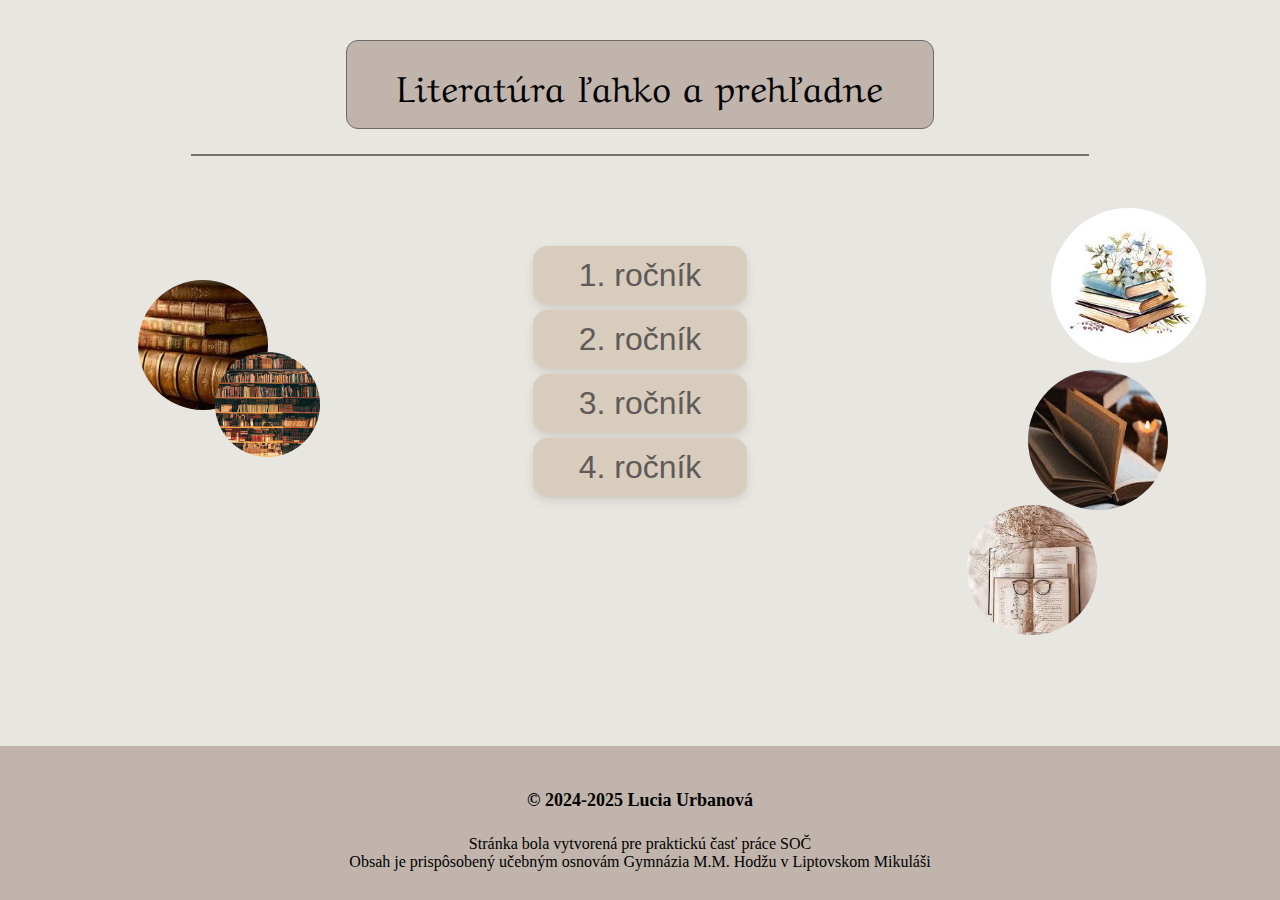
<file: index.html>
<!DOCTYPE html>
<html lang="sk">
<head>
    <meta charset="UTF-8">
    <meta name="viewport" content="width=device-width, initial-scale=1.0">
    <title>Literatúra pre každého - SŠ</title>
    <link rel="stylesheet" href="./styles.css">
    <link rel="icon" href="./obrazky/kniha-ikonka.png">
</head>
<body>
    <div class="ram">
        <p class="nadpis">Literatúra ľahko a prehľadne</p>
    </div>
    <hr>
    <div class="obrazky">
        <div class="prvy"></div>
        <div class="druhy"></div>
        <div class="treti"></div>
        <div class="stvrty"></div>
        <div class="piaty"></div>
    </div>
    <div class="rocniky">
        <button class="tlacidlo"><a href="./rocniky/1-rocnik/index.html">1. ročník</a></button>
        <button class="tlacidlo"><a href="./rocniky/2-rocnik/index.html">2. ročník</a></button>
        <button class="tlacidlo"><a href="./rocniky/3-rocnik/index.html">3. ročník</a></button>
        <button class="tlacidlo"><a href="./rocniky/4-rocnik/index.html">4. ročník</a></button>
    </div>
    <div class="pata">
        <h4>© 2024-2025 Lucia Urbanová</h4>
        <p>Stránka bola vytvorená pre praktickú časť práce SOČ<br>Obsah je prispôsobený učebným osnovám Gymnázia M.M. Hodžu v Liptovskom Mikuláši</p>
    </div>
</body>
</html>
</file>
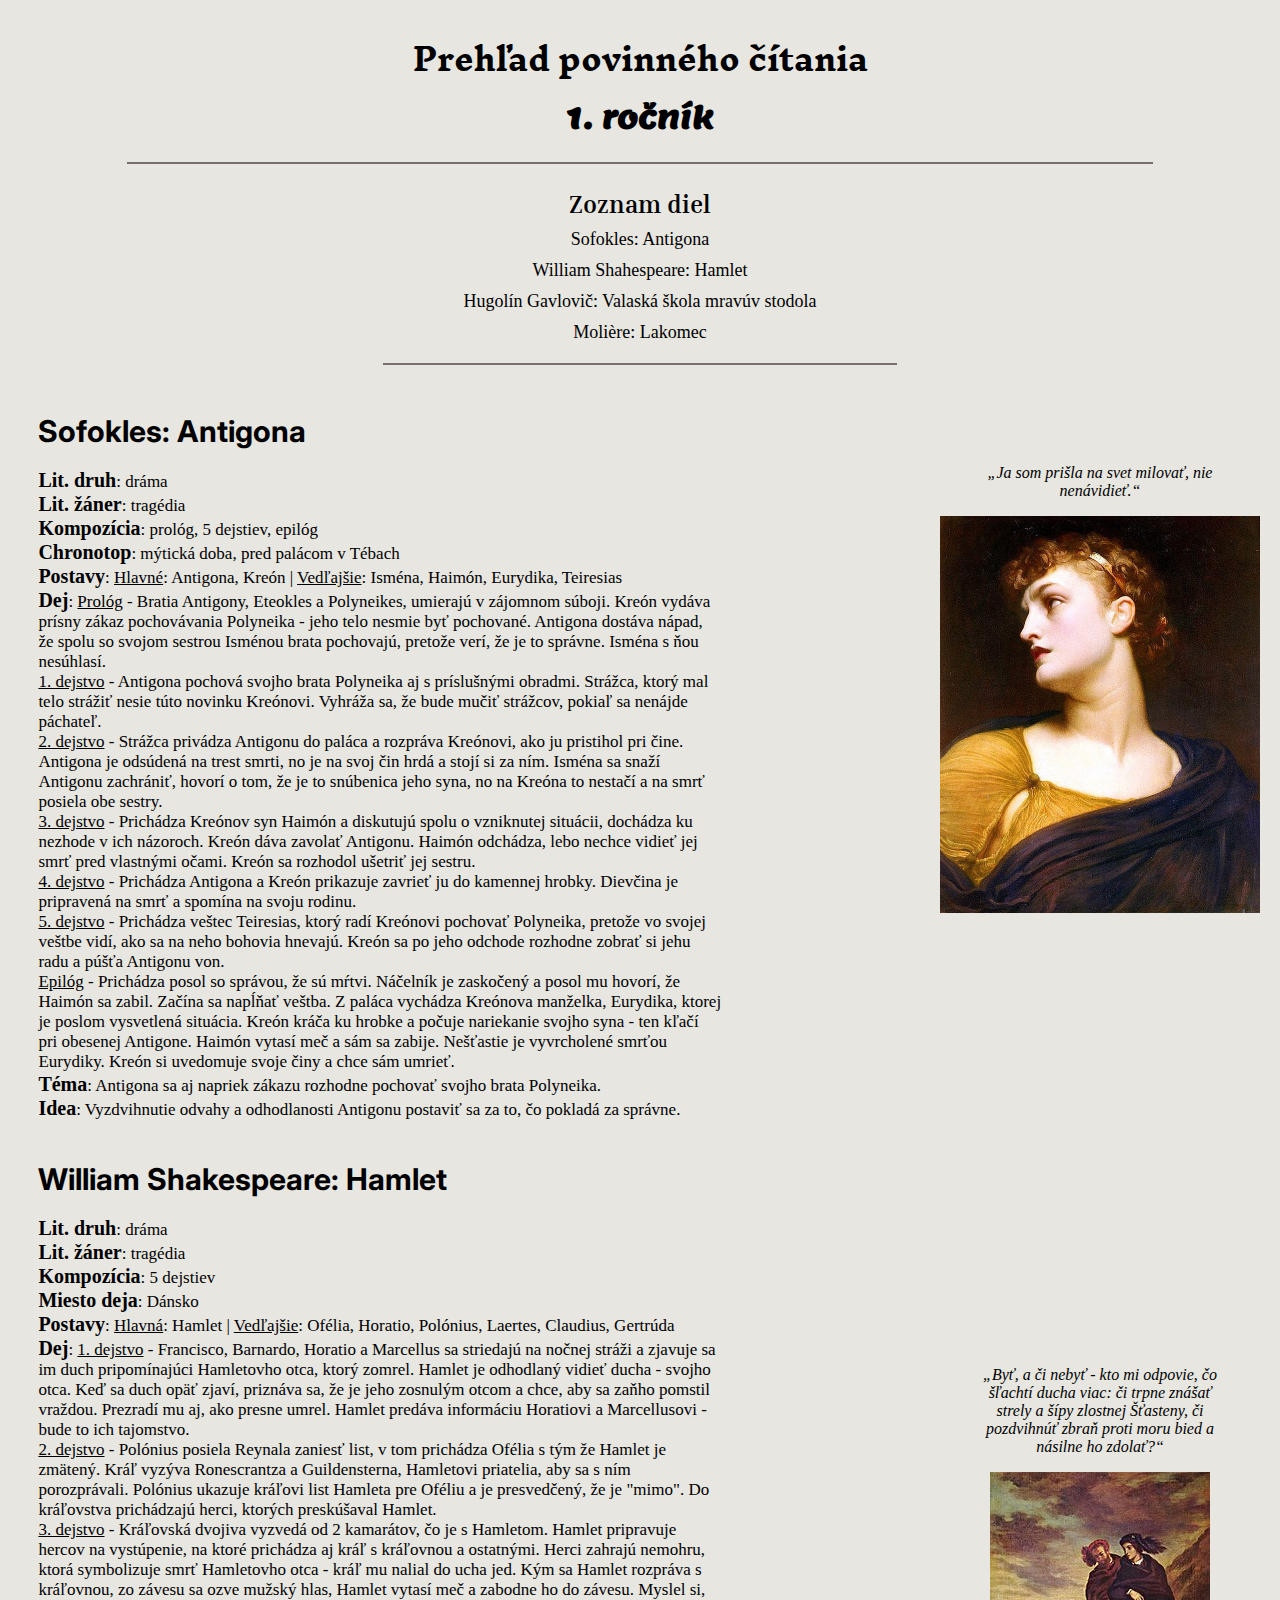
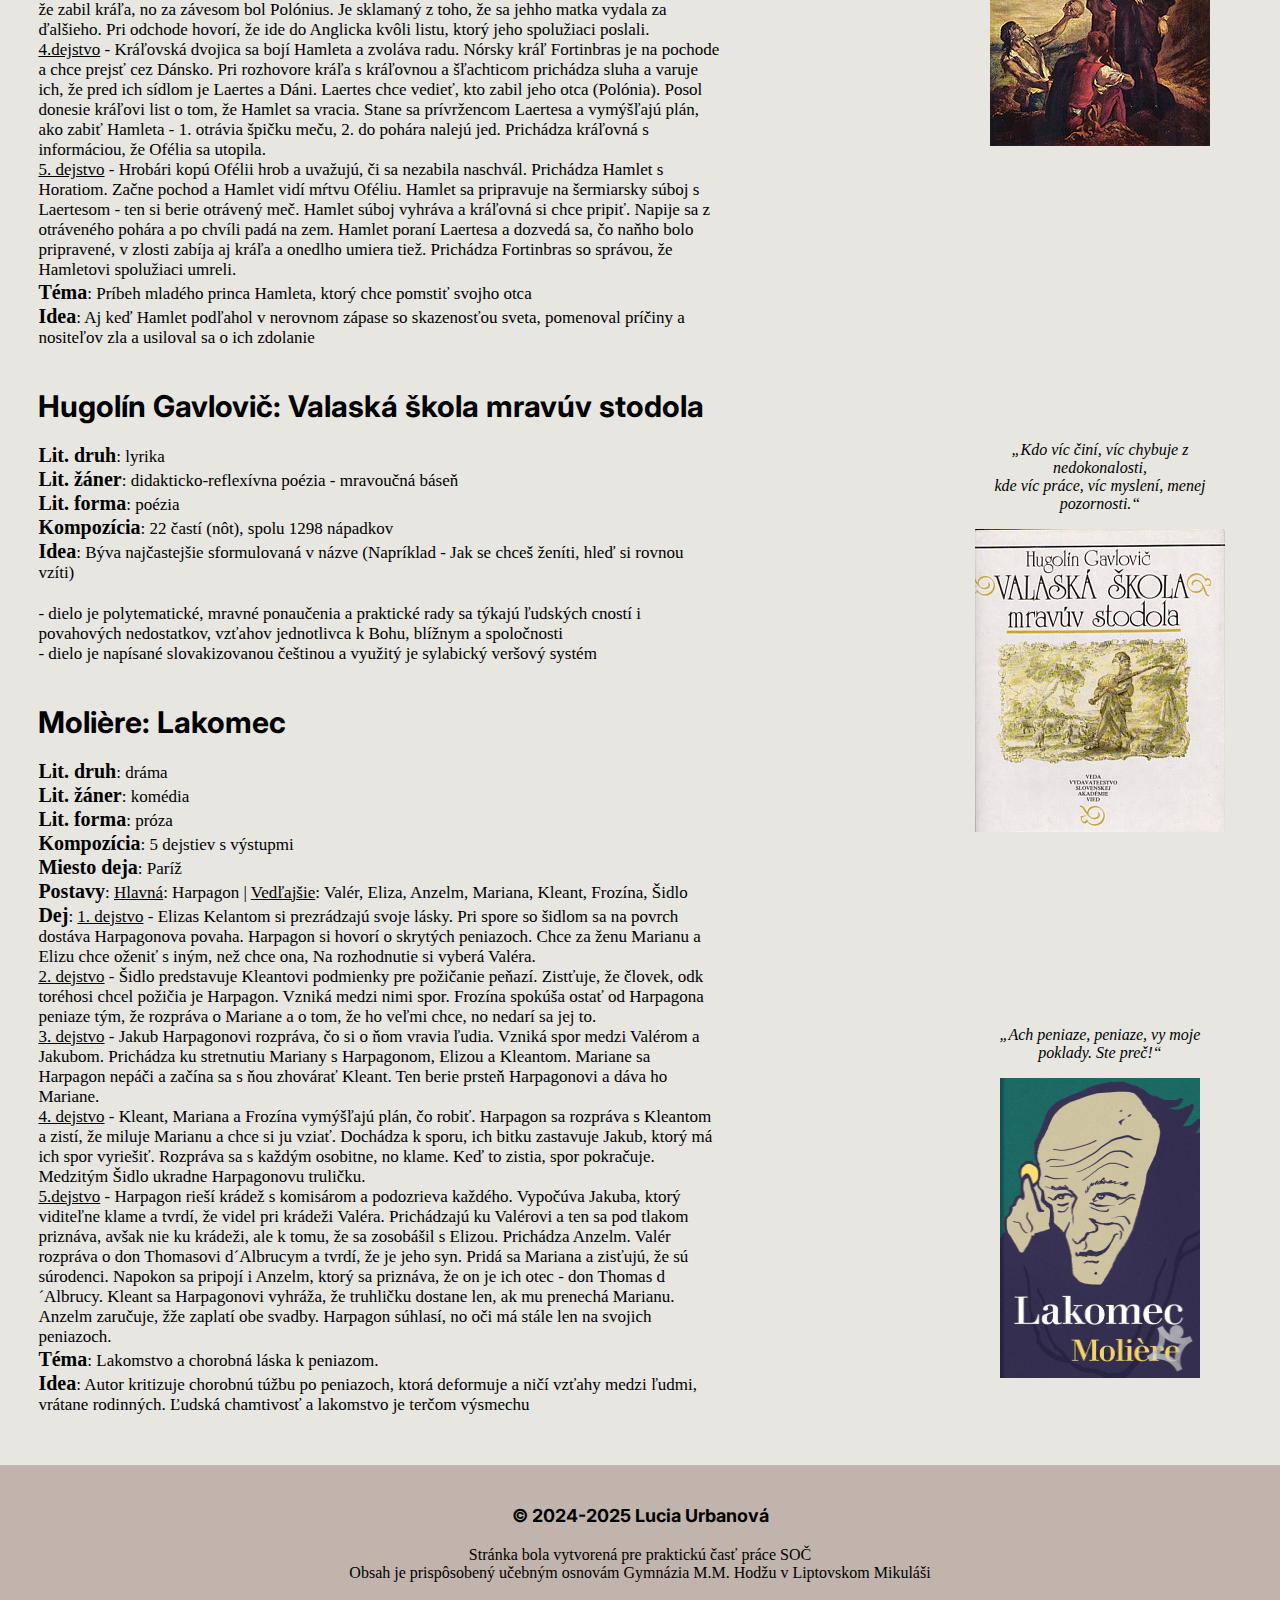
<file: rocniky/1-rocnik/index.html>
<!DOCTYPE html>
<html lang="sk">
<head>
    <meta charset="UTF-8">
    <meta name="viewport" content="width=device-width, initial-scale=1.0">
    <title>1. ročník</title>
    <link rel="stylesheet" href="./styles.css">
    <link rel="icon" href="/obrazky/ikonka-1.png">
</head>
<body>
    <h1>Prehľad povinného čítania</h1>
    <h2>1. ročník</h2>
    <hr class="hr-1">
    <div class="zoznam">
        <h3>Zoznam diel</h3>
        <p>Sofokles: Antigona</p>
        <p>William Shahespeare: Hamlet</p>
        <p>Hugolín Gavlovič: Valaská škola mravúv stodola</p>
        <p>Molière: Lakomec</p>
    </div>
    <hr class="hr-2">
    <div class="diela">
        <div class="antigona">
            <h4>Sofokles: Antigona</h4>
            <p><strong>Lit. druh</strong>: dráma</p>
            <p><strong>Lit. žáner</strong>: tragédia</p>
            <p><strong>Kompozícia</strong>: prológ, 5 dejstiev, epilóg</p>
            <p><strong>Chronotop</strong>: mýtická doba, pred palácom v Tébach</p>
            <p><strong>Postavy</strong>: <u>Hlavné</u>: Antigona, Kreón | <u>Vedľajšie</u>: Isména, Haimón, Eurydika, Teiresias</p>
            <p><strong>Dej</strong>: <u>Prológ</u> - Bratia Antigony, Eteokles a Polyneikes, umierajú v zájomnom súboji. Kreón vydáva prísny zákaz pochovávania Polyneika - jeho telo nesmie byť pochované. Antigona dostáva nápad, že spolu so svojom sestrou Isménou brata pochovajú, pretože verí, že je to správne. Isména s ňou nesúhlasí. <br><u>1. dejstvo</u> - Antigona pochová svojho brata Polyneika aj s príslušnými obradmi. Strážca, ktorý mal telo strážiť nesie túto novinku Kreónovi. Vyhráža sa, že bude mučiť strážcov, pokiaľ sa nenájde páchateľ.<br><u>2. dejstvo</u> - Strážca privádza Antigonu do paláca a rozpráva Kreónovi, ako ju pristihol pri čine. Antigona je odsúdená na trest smrti, no je na svoj čin hrdá a stojí si za ním. Isména sa snaží Antigonu zachrániť, hovorí o tom, že je to snúbenica jeho syna, no na Kreóna to nestačí a na smrť posiela obe sestry.<br><u>3. dejstvo</u> - Prichádza Kreónov syn Haimón a diskutujú spolu o vzniknutej situácii, dochádza ku nezhode v ich názoroch. Kreón dáva zavolať Antigonu. Haimón odchádza, lebo nechce vidieť jej smrť pred vlastnými očami. Kreón sa rozhodol ušetriť jej sestru.<br><u>4. dejstvo</u> - Prichádza Antigona a Kreón prikazuje zavrieť ju do kamennej hrobky. Dievčina je pripravená na smrť a spomína na svoju rodinu.<br><u>5. dejstvo</u> - Prichádza veštec Teiresias, ktorý radí Kreónovi pochovať Polyneika, pretože vo svojej veštbe vidí, ako sa na neho bohovia hnevajú. Kreón sa po jeho odchode rozhodne zobrať si jehu radu a púšťa Antigonu von.<br><u>Epilóg</u> - Prichádza posol so správou, že sú mŕtvi. Náčelník je zaskočený a posol mu hovorí, že Haimón sa zabil. Začína sa napĺňať veštba. Z paláca vychádza Kreónova manželka, Eurydika, ktorej je poslom vysvetlená situácia. Kreón kráča ku hrobke a počuje nariekanie svojho syna - ten kľačí pri obesenej Antigone. Haimón vytasí meč a sám sa zabije. Nešťastie je vyvrcholené smrťou Eurydiky. Kreón si uvedomuje svoje činy a chce sám umrieť.</p>
            <p><strong>Téma</strong>: Antigona sa aj napriek zákazu rozhodne pochovať svojho brata Polyneika.</p>
            <p><strong>Idea</strong>: Vyzdvihnutie odvahy a odhodlanosti Antigonu postaviť sa za to, čo pokladá za správne.</p>
            <div class="citat-obrazok">
                <blockquote>„Ja som prišla na svet milovať, nie nenávidieť.“</blockquote>
                <img src="/obrazky/Antigona.jpg">
            </div>
        </div>
        <div class="hamlet">
            <h4>William Shakespeare: Hamlet</h4>
            <p><strong>Lit. druh</strong>: dráma</p>
            <p><strong>Lit. žáner</strong>: tragédia</p>
            <p><strong>Kompozícia</strong>: 5 dejstiev</p>
            <p><strong>Miesto deja</strong>: Dánsko</p>
            <p><strong>Postavy</strong>: <u>Hlavná</u>: Hamlet | <u>Vedľajšie</u>: Ofélia, Horatio, Polónius, Laertes, Claudius, Gertrúda</p>
            <p><strong>Dej</strong>: <u>1. dejstvo</u> - Francisco, Barnardo, Horatio a Marcellus sa striedajú na nočnej stráži a zjavuje sa im duch pripomínajúci Hamletovho otca, ktorý zomrel. Hamlet je odhodlaný vidieť ducha - svojho otca. Keď sa duch opäť zjaví, priznáva sa, že je jeho zosnulým otcom a chce, aby sa zaňho pomstil vraždou. Prezradí mu aj, ako presne umrel. Hamlet predáva informáciu Horatiovi a Marcellusovi - bude to ich tajomstvo.<br><u>2. dejstvo</u> - Polónius posiela Reynala zaniesť list, v tom prichádza Ofélia s tým že Hamlet je zmätený. Kráľ vyzýva Ronescrantza a Guildensterna, Hamletovi priatelia, aby sa s ním porozprávali. Polónius ukazuje kráľovi list Hamleta pre Oféliu a je presvedčený, že je "mimo". Do kráľovstva prichádzajú herci, ktorých preskúšaval Hamlet.<br><u>3. dejstvo</u> - Kráľovská dvojiva vyzvedá od 2 kamarátov, čo je s Hamletom. Hamlet pripravuje hercov na vystúpenie, na ktoré prichádza aj kráľ s kráľovnou a ostatnými. Herci zahrajú nemohru, ktorá symbolizuje smrť Hamletovho otca - kráľ mu nalial do ucha jed. Kým sa Hamlet rozpráva s kráľovnou, zo závesu sa ozve mužský hlas, Hamlet vytasí meč a zabodne ho do závesu. Myslel si, že zabil kráľa, no za závesom bol Polónius. Je sklamaný z toho, že sa jehho matka vydala za ďalšieho. Pri odchode hovorí, že ide do Anglicka kvôli listu, ktorý jeho spolužiaci poslali.<br><u>4.dejstvo</u> - Kráľovská dvojica sa bojí Hamleta a zvoláva radu. Nórsky kráľ Fortinbras je na pochode a chce prejsť cez Dánsko. Pri rozhovore kráľa s kráľovnou a šľachticom prichádza sluha a varuje ich, že pred ich sídlom je Laertes a Dáni. Laertes chce vedieť, kto zabil jeho otca (Polónia). Posol donesie kráľovi list o tom, že Hamlet sa vracia. Stane sa prívržencom Laertesa a vymýšľajú plán, ako zabiť Hamleta - 1. otrávia špičku meču, 2. do pohára nalejú jed. Prichádza kráľovná s informáciou, že Ofélia sa utopila.<br><u>5. dejstvo</u> - Hrobári kopú Ofélii hrob a uvažujú, či sa nezabila naschvál. Prichádza Hamlet s Horatiom. Začne pochod a Hamlet vidí mŕtvu Oféliu. Hamlet sa pripravuje na šermiarsky súboj s Laertesom - ten si berie otrávený meč. Hamlet súboj vyhráva a kráľovná si chce pripiť. Napije sa z otráveného pohára a po chvíli padá na zem. Hamlet poraní Laertesa a dozvedá sa, čo naňho bolo pripravené, v zlosti zabíja aj kráľa a onedlho umiera tiež. Prichádza Fortinbras so správou, že Hamletovi spolužiaci umreli.</p>
            <p><strong>Téma</strong>: Príbeh mladého princa Hamleta, ktorý chce pomstiť svojho otca</p>
            <p><strong>Idea</strong>: Aj keď Hamlet podľahol v nerovnom zápase so skazenosťou sveta, pomenoval príčiny a nositeľov zla a usiloval sa o ich zdolanie</p>
            <div class="citat-obrazok">
                <blockquote>„Byť, a či nebyť - kto mi odpovie, čo šľachtí ducha viac: či trpne znášať strely a šípy zlostnej Šťasteny, či pozdvihnúť zbraň proti moru bied a násilne ho zdolať?“</blockquote>
                <img src="/obrazky/Hamlet.jpg">
            </div>
        </div>
        <div class="skola">
            <h4>Hugolín Gavlovič: Valaská škola mravúv stodola</h4>
            <p><strong>Lit. druh</strong>: lyrika</p>
            <p><strong>Lit. žáner</strong>: didakticko-reflexívna poézia - mravoučná báseň</p>
            <p><strong>Lit. forma</strong>: poézia</p>
            <p><strong>Kompozícia</strong>: 22 častí (nôt), spolu 1298 nápadkov</p>
            <p><strong>Idea</strong>: Býva najčastejšie sformulovaná v názve (Napríklad - Jak se chceš ženíti, hleď si rovnou vzíti)</p>
            <p><br>- dielo je polytematické, mravné ponaučenia a praktické rady sa týkajú ľudských cností i povahových nedostatkov, vzťahov jednotlivca k Bohu, blížnym a spoločnosti<br>- dielo je napísané slovakizovanou češtinou a využitý je sylabický veršový systém</p>
            <div class="citat-obrazok">
                <blockquote>„Kdo víc činí, víc chybuje z nedokonalosti,<br>kde víc práce, víc myslení, menej pozornosti.“</blockquote>
                <img src="/obrazky/valaska-skola.jpg">
            </div>
        </div>
        <div class="lakomec">
            <h4>Molière: Lakomec</h4>
            <p><strong>Lit. druh</strong>: dráma</p>
            <p><strong>Lit. žáner</strong>: komédia</p>
            <p><strong>Lit. forma</strong>: próza</p>
            <p><strong>Kompozícia</strong>: 5 dejstiev s výstupmi</p>
            <p><strong>Miesto deja</strong>: Paríž</p>
            <p><strong>Postavy</strong>: <u>Hlavná</u>: Harpagon | <u>Vedľajšie</u>: Valér, Eliza, Anzelm, Mariana, Kleant, Frozína, Šidlo</p>
            <p><strong>Dej</strong>: <u>1. dejstvo</u> - Elizas Kelantom si prezrádzajú svoje lásky. Pri spore so šidlom sa na povrch dostáva Harpagonova povaha. Harpagon si hovorí o skrytých peniazoch. Chce za ženu Marianu a Elizu chce oženiť s iným, než chce ona, Na rozhodnutie si vyberá Valéra.<br><u>2. dejstvo</u> - Šidlo predstavuje Kleantovi podmienky pre požičanie peňazí. Zistťuje, že človek, odk toréhosi chcel požičia je Harpagon. Vzniká medzi nimi spor. Frozína spokúša ostať od Harpagona peniaze tým, že rozpráva o Mariane a o tom, že ho veľmi chce, no nedarí sa jej to.<br><u>3. dejstvo</u> - Jakub Harpagonovi rozpráva, čo si o ňom vravia ľudia. Vzniká spor medzi Valérom a Jakubom. Prichádza ku stretnutiu Mariany s Harpagonom, Elizou a Kleantom. Mariane sa Harpagon nepáči a začína sa s ňou zhovárať Kleant. Ten berie prsteň Harpagonovi a dáva ho Mariane.<br><u>4. dejstvo</u> - Kleant, Mariana a Frozína vymýšľajú plán, čo robiť. Harpagon sa rozpráva s Kleantom a zistí, že miluje Marianu a chce si ju vziať. Dochádza k sporu, ich bitku zastavuje Jakub, ktorý má ich spor vyriešiť. Rozpráva sa s každým osobitne, no klame. Keď to zistia, spor pokračuje. Medzitým Šidlo ukradne Harpagonovu truličku.<br><u>5.dejstvo</u> - Harpagon rieší krádež s komisárom a podozrieva každého. Vypočúva Jakuba, ktorý viditeľne klame a tvrdí, že videl pri krádeži Valéra. Prichádzajú ku Valérovi a ten sa pod tlakom priznáva, avšak nie ku krádeži, ale k tomu, že sa zosobášil s Elizou. Prichádza Anzelm. Valér rozpráva o don Thomasovi d´Albrucym a tvrdí, že je jeho syn. Pridá sa Mariana a zisťujú, že sú súrodenci. Napokon sa pripojí i Anzelm, ktorý sa priznáva, že on je ich otec - don Thomas d´Albrucy. Kleant sa Harpagonovi vyhráža, že truhličku dostane len, ak mu prenechá Marianu. Anzelm zaručuje, žže zaplatí obe svadby. Harpagon súhlasí, no oči má stále len na svojich peniazoch.</p>
            <p><strong>Téma</strong>: Lakomstvo a chorobná láska k peniazom.</p>
            <p><strong>Idea</strong>: Autor kritizuje chorobnú túžbu po peniazoch, ktorá deformuje a ničí vzťahy medzi ľudmi, vrátane rodinných. Ľudská chamtivosť a lakomstvo je terčom výsmechu</p>
            <div class="citat-obrazok">
                <blockquote>„Ach peniaze, peniaze, vy moje poklady. Ste preč!“</blockquote>
                <img src="/obrazky/Lakomec.jpg">
            </div>
        </div>
    </div>
    <div class="pata">
        <h4>© 2024-2025 Lucia Urbanová</h4>
        <p>Stránka bola vytvorená pre praktickú časť práce SOČ<br>Obsah je prispôsobený učebným osnovám Gymnázia M.M. Hodžu v Liptovskom Mikuláši</p>
    </div>
</body>
</html>
</file>
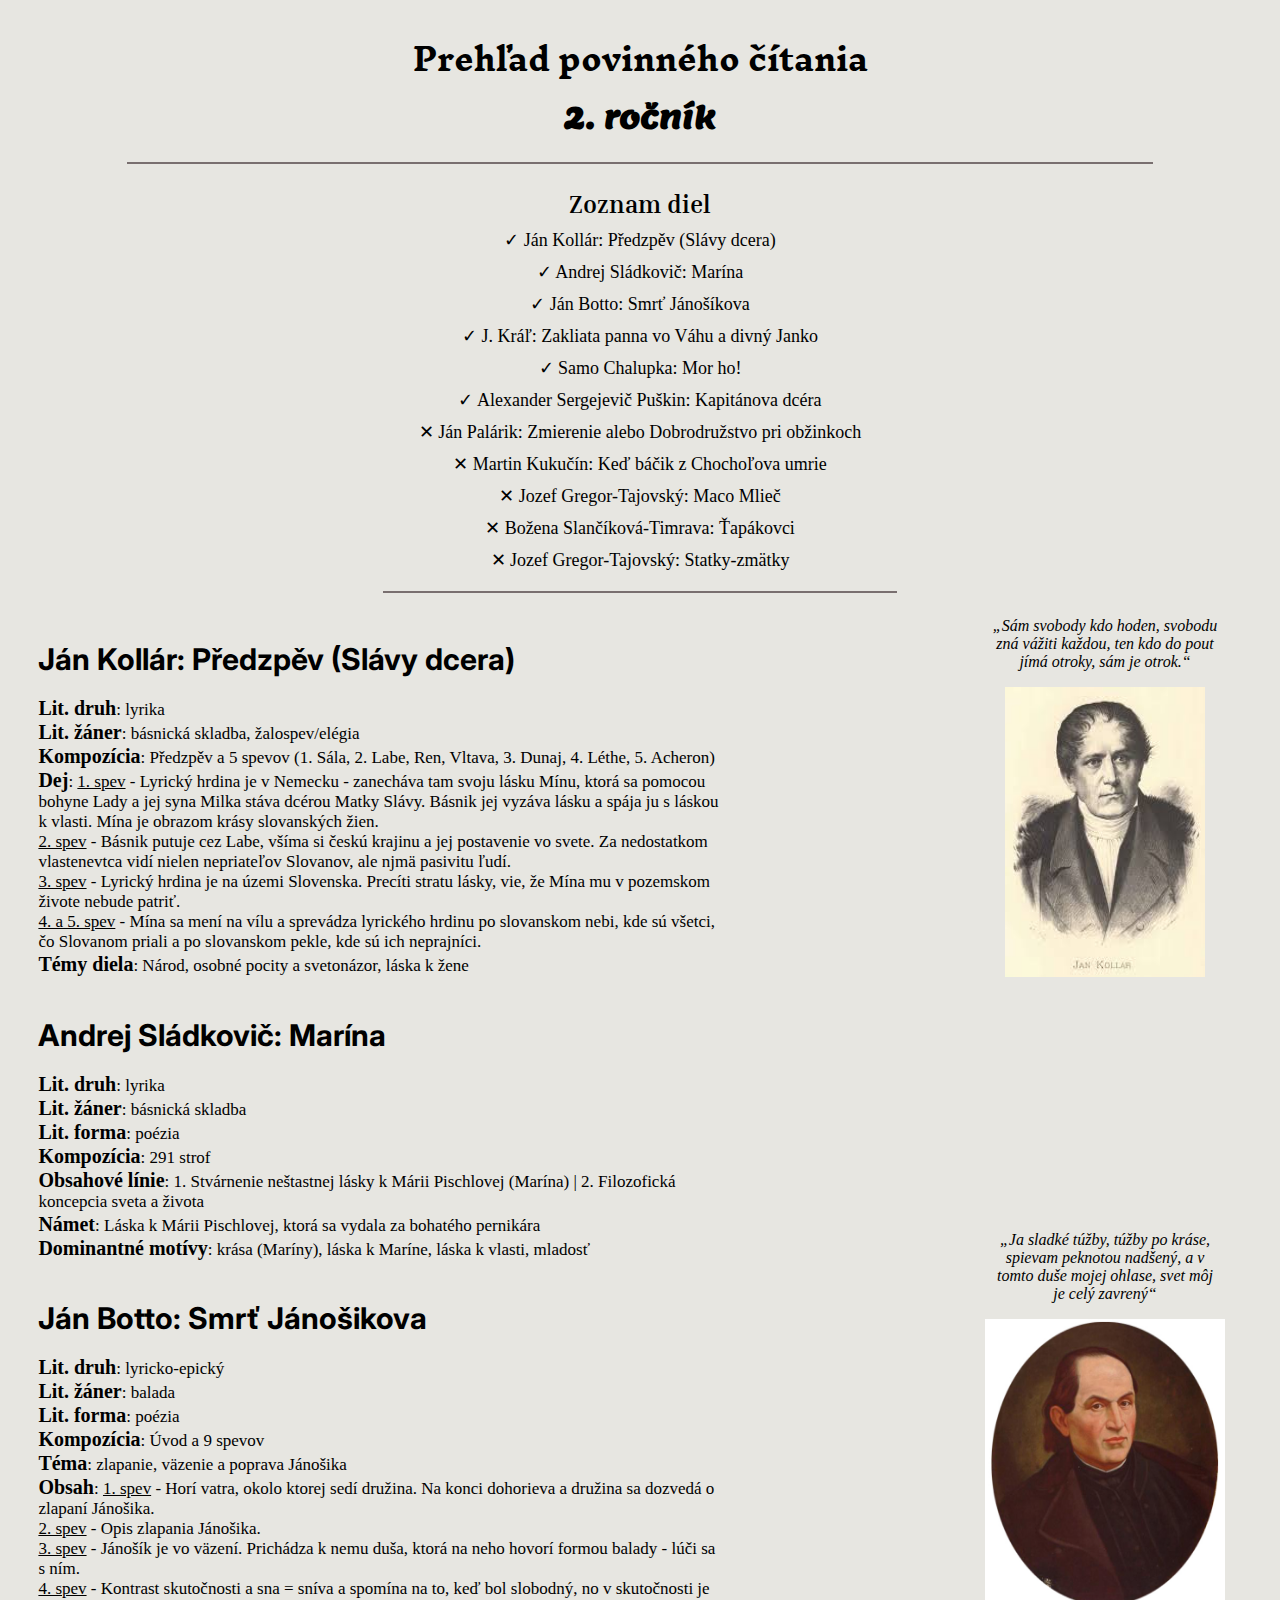
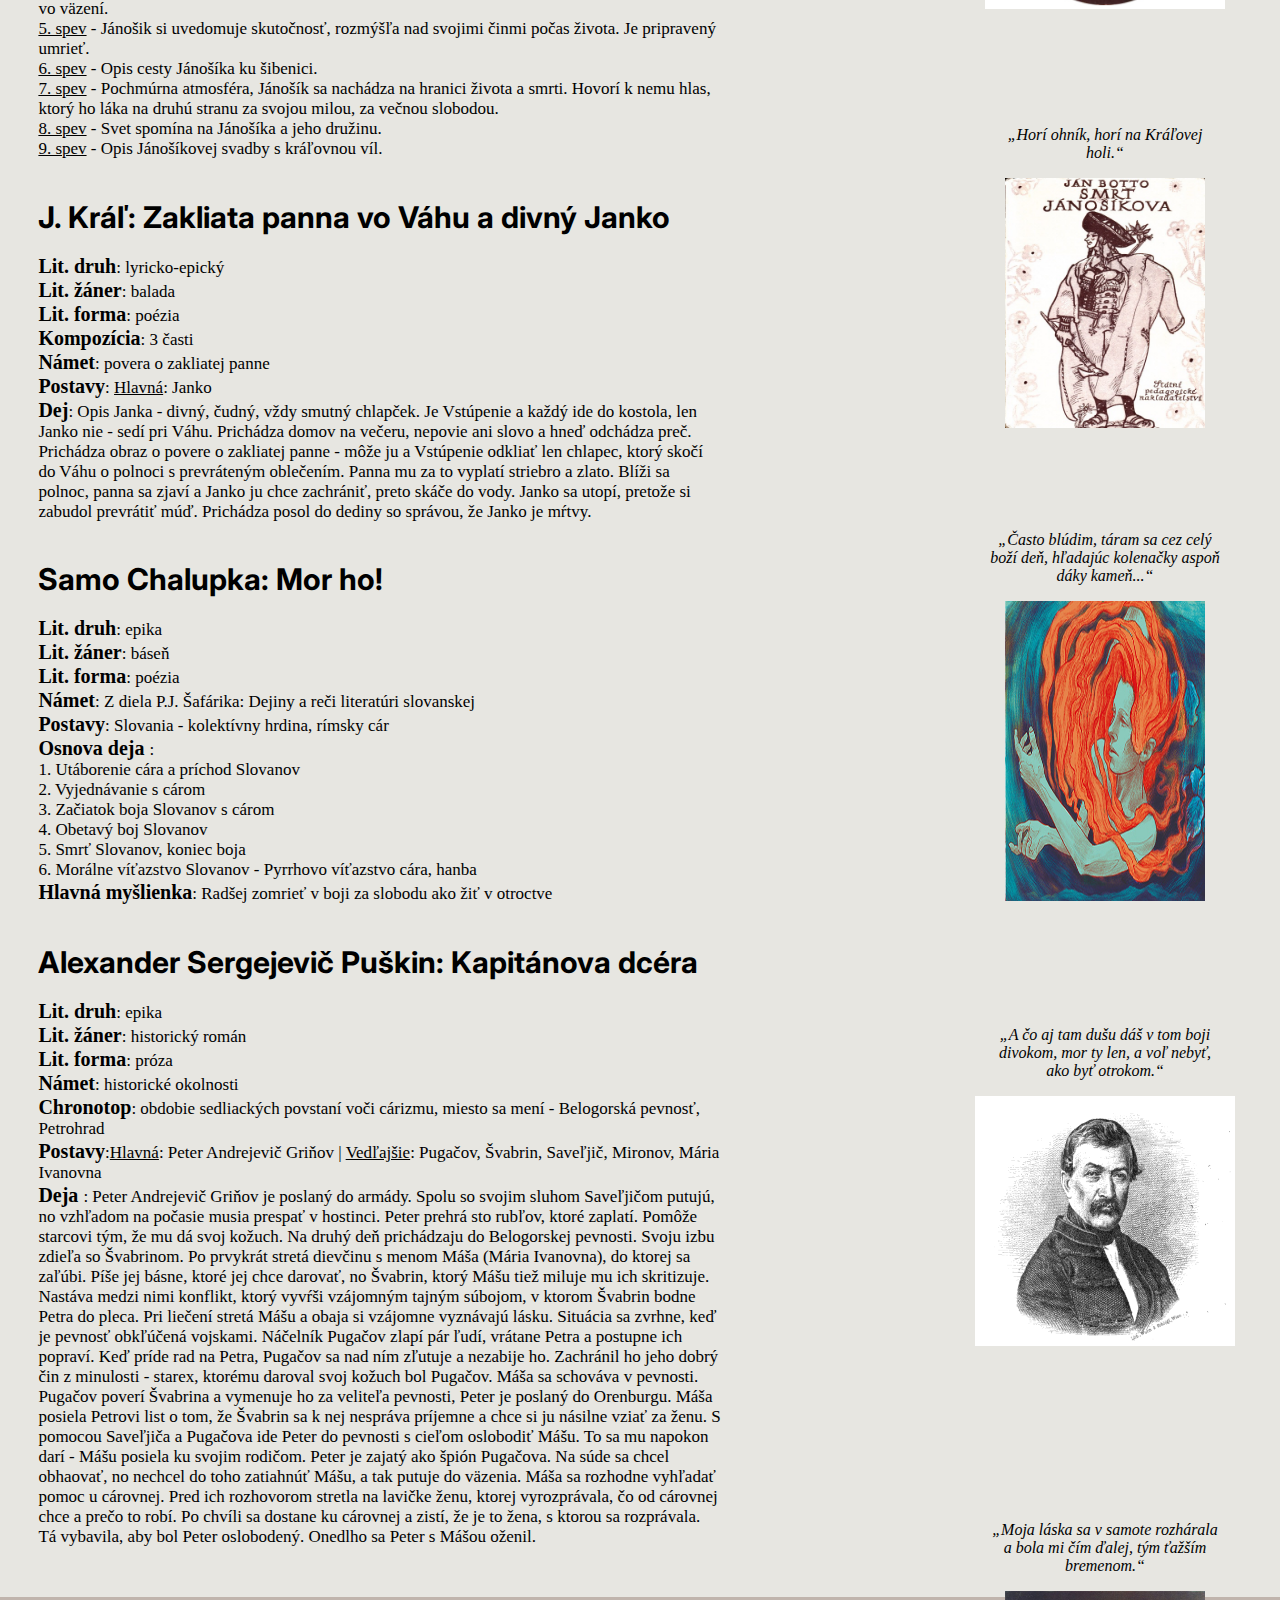
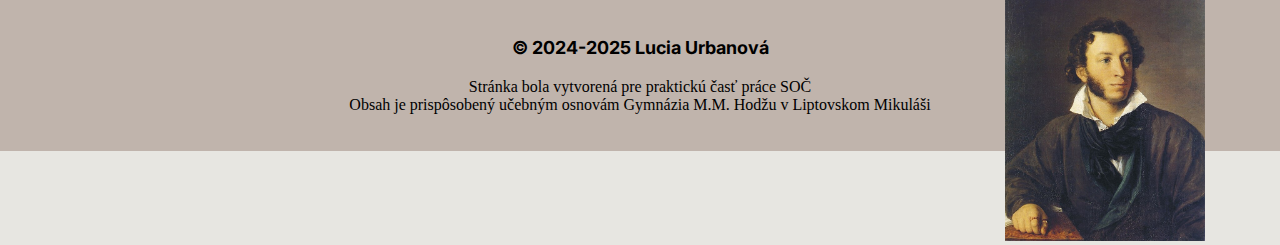
<file: rocniky/2-rocnik/index.html>
<!DOCTYPE html>
<html lang="sk">
<head>
    <meta charset="UTF-8">
    <meta name="viewport" content="width=device-width, initial-scale=1.0">
    <title>2. ročník</title>
    <link rel="stylesheet" href="./styles.css">
    <link rel="icon" href="/obrazky/ikonka-2.png">
</head>
<body>
    <h1>Prehľad povinného čítania</h1>
    <h2>2. ročník</h2>
    <hr class="hr-1">
    <div class="zoznam">
        <h3>Zoznam diel</h3>
        <p>✓ Ján Kollár: Předzpěv (Slávy dcera)</p>
        <p>✓ Andrej Sládkovič: Marína</p>
        <p>✓ Ján Botto: Smrť Jánošíkova</p>
        <p>✓ J. Kráľ: Zakliata panna vo Váhu a divný Janko</p>
        <p>✓ Samo Chalupka: Mor ho!</p>
        <p>✓ Alexander Sergejevič Puškin: Kapitánova dcéra</p>
        <p>✕ Ján Palárik: Zmierenie alebo Dobrodružstvo pri obžinkoch</p>
        <p>✕ Martin Kukučín: Keď báčik z Chochoľova umrie</p>
        <p>✕ Jozef Gregor-Tajovský: Maco Mlieč</p>
        <p>✕ Božena Slančíková-Timrava: Ťapákovci</p>
        <p>✕ Jozef Gregor-Tajovský: Statky-zmätky</p>
    </div>
    <hr class="hr-2">
    <div class="diela">
        <div class="predzpev">
            <h4>Ján Kollár: Předzpěv (Slávy dcera)</h4>
            <p><strong>Lit. druh</strong>: lyrika</p>
            <p><strong>Lit. žáner</strong>: básnická skladba, žalospev/elégia</p>
            <p><strong>Kompozícia</strong>: Předzpěv a 5 spevov (1. Sála, 2. Labe, Ren, Vltava, 3. Dunaj, 4. Léthe, 5. Acheron)</p>
            <p><strong>Dej</strong>: <u>1. spev</u> - Lyrický hrdina je v Nemecku - zanecháva tam svoju lásku Mínu, ktorá sa pomocou bohyne Lady a jej syna Milka stáva dcérou Matky Slávy. Básnik jej vyzáva lásku a spája ju s láskou k vlasti. Mína je obrazom krásy slovanských žien.<br><u>2. spev</u> - Básnik putuje cez Labe, všíma si českú krajinu a jej postavenie vo svete. Za nedostatkom vlastenevtca vidí nielen nepriateľov Slovanov, ale njmä pasivitu ľudí.<br><u>3. spev</u> - Lyrický hrdina je na územi Slovenska. Precíti stratu lásky, vie, že Mína mu v pozemskom živote nebude patriť.<br><u>4. a 5. spev</u> - Mína sa mení na vílu a sprevádza lyrického hrdinu po slovanskom nebi, kde sú všetci, čo Slovanom priali a po slovanskom pekle, kde sú ich neprajníci.</p>
            <p><strong>Témy diela</strong>: Národ, osobné pocity a svetonázor, láska k žene</p>
            <div class="citat-obrazok">
                <blockquote>„Sám svobody kdo hoden, svobodu zná vážiti každou, ten kdo do pout jímá otroky, sám je otrok.“</blockquote>
                <img src="/obrazky/kollar.jpg">
            </div>
        </div>
        <div class="marina">
            <h4>Andrej Sládkovič: Marína</h4>
            <p><strong>Lit. druh</strong>: lyrika</p>
            <p><strong>Lit. žáner</strong>: básnická skladba</p>
            <p><strong>Lit. forma</strong>: poézia</p>
            <p><strong>Kompozícia</strong>: 291 strof</p>
            <p><strong>Obsahové línie</strong>: 1. Stvárnenie neštastnej lásky k Márii Pischlovej (Marína) | 2. Filozofická koncepcia sveta a života</p>
            <p><strong>Námet</strong>: Láska k Márii Pischlovej, ktorá sa vydala za bohatého pernikára</p>
            <p><strong>Dominantné motívy</strong>: krása (Maríny), láska k Maríne, láska k vlasti, mladosť</p>
            <div class="citat-obrazok">
                <blockquote>„Ja sladké túžby, túžby po kráse, spievam peknotou nadšený, a v tomto duše mojej ohlase, svet môj je celý zavrený“</blockquote>
                <img src="/obrazky/Sladkovic.jpg">
            </div>
        </div>
        <div class="janosik">
            <h4>Ján Botto: Smrť Jánošikova</h4>
            <p><strong>Lit. druh</strong>: lyricko-epický</p>
            <p><strong>Lit. žáner</strong>: balada</p>
            <p><strong>Lit. forma</strong>: poézia</p>
            <p><strong>Kompozícia</strong>: Úvod a 9 spevov</p>
            <p><strong>Téma</strong>: zlapanie, väzenie a poprava Jánošika</p>
            <p><strong>Obsah</strong>: <u>1. spev</u> - Horí vatra, okolo ktorej sedí družina. Na konci dohorieva a družina sa dozvedá o zlapaní Jánošika.<br><u>2. spev</u> - Opis zlapania Jánošika.<br><u>3. spev</u> - Jánošík je vo väzení. Prichádza k nemu duša, ktorá na neho hovorí formou balady - lúči sa s ním.<br><u>4. spev</u> - Kontrast skutočnosti a sna = sníva a spomína na to, keď bol slobodný, no v skutočnosti je vo väzení.<br><u>5. spev</u> - Jánošik si uvedomuje skutočnosť, rozmýšľa nad svojimi činmi počas života. Je pripravený umrieť.<br><u>6. spev</u> - Opis cesty Jánošíka ku šibenici.<br><u>7. spev</u> - Pochmúrna atmosféra, Jánošík sa nachádza na hranici života a smrti. Hovorí k nemu hlas, ktorý ho láka na druhú stranu za svojou milou, za večnou slobodou.<br><u>8. spev</u> - Svet spomína na Jánošíka a jeho družinu.<br><u>9. spev</u> - Opis Jánošíkovej svadby s kráľovnou víl.</p>
            <div class="citat-obrazok">
                <blockquote>„Horí ohník, horí na Kráľovej holi.“</blockquote>
                <img src="/obrazky/janosik.jpg">
            </div>
        </div>
        <div class="janko">
            <h4>J. Kráľ: Zakliata panna vo Váhu a divný Janko</h4>
            <p><strong>Lit. druh</strong>: lyricko-epický</p>
            <p><strong>Lit. žáner</strong>: balada</p>
            <p><strong>Lit. forma</strong>: poézia</p>
            <p><strong>Kompozícia</strong>: 3 časti</p>
            <p><strong>Námet</strong>: povera o zakliatej panne</p>
            <p><strong>Postavy</strong>: <u>Hlavná</u>: Janko</p>
            <p><strong>Dej</strong>: Opis Janka - divný, čudný, vždy smutný chlapček. Je Vstúpenie a každý ide do kostola, len Janko nie - sedí pri Váhu. Prichádza domov na večeru, nepovie ani slovo a hneď odchádza preč. Prichádza obraz o povere o zakliatej panne - môže ju a Vstúpenie odkliať len chlapec, ktorý skočí do Váhu o polnoci s prevráteným oblečením. Panna mu za to vyplatí striebro a zlato. Blíži sa polnoc, panna sa zjaví a Janko ju chce zachrániť, preto skáče do vody. Janko sa utopí, pretože si zabudol prevrátiť múď. Prichádza posol do dediny so správou, že Janko je mŕtvy.</p>
            <div class="citat-obrazok">
                <blockquote>„Často blúdim, táram sa cez celý boží deň, hľadajúc kolenačky aspoň dáky kameň...“</blockquote>
                <img src="/obrazky/janko.jpg">
            </div>
        </div>
        <div class="morho">
            <h4>Samo Chalupka: Mor ho!</h4>
            <p><strong>Lit. druh</strong>: epika</p>
            <p><strong>Lit. žáner</strong>: báseň</p>
            <p><strong>Lit. forma</strong>: poézia</p>
            <p><strong>Námet</strong>: Z diela P.J. Šafárika: Dejiny a reči literatúri slovanskej</p>
            <p><strong>Postavy</strong>: Slovania - kolektívny hrdina, rímsky cár</p>
            <p><strong>Osnova deja </strong>:<br>1. Utáborenie cára a príchod Slovanov<br>2. Vyjednávanie s cárom<br>3. Začiatok boja Slovanov s cárom<br>4. Obetavý boj Slovanov<br>5. Smrť Slovanov, koniec boja<br>6. Morálne víťazstvo Slovanov - Pyrrhovo víťazstvo cára, hanba</p>
            <p><strong>Hlavná myšlienka</strong>: Radšej zomrieť v boji za slobodu ako žiť v otroctve</p>
            <div class="citat-obrazok">
                <blockquote>„A čo aj tam dušu dáš v tom boji divokom, mor ty len, a voľ nebyť, ako byť otrokom.“</blockquote>
                <img src="/obrazky/morho.png">
            </div>
        </div>
        <div class="dcera">
            <h4>Alexander Sergejevič Puškin: Kapitánova dcéra</h4>
            <p><strong>Lit. druh</strong>: epika</p>
            <p><strong>Lit. žáner</strong>: historický román</p>
            <p><strong>Lit. forma</strong>: próza</p>
            <p><strong>Námet</strong>: historické okolnosti</p>
            <p><strong>Chronotop</strong>: obdobie sedliackých povstaní voči cárizmu, miesto sa mení - Belogorská pevnosť, Petrohrad</p>
            <p><strong>Postavy</strong>:<u>Hlavná</u>: Peter Andrejevič Griňov | <u>Vedľajšie</u>: Pugačov, Švabrin, Saveľjič, Mironov, Mária Ivanovna</p>
            <p><strong>Deja </strong>: Peter Andrejevič Griňov je poslaný do armády. Spolu so svojim sluhom Saveľjičom putujú, no vzhľadom na počasie musia prespať v hostinci. Peter prehrá sto rubľov, ktoré zaplatí. Pomôže starcovi tým, že mu dá svoj kožuch. Na druhý deň prichádzaju do Belogorskej pevnosti. Svoju izbu zdieľa so Švabrinom. Po prvykrát stretá dievčinu s menom Máša (Mária Ivanovna), do ktorej sa zaľúbi. Píše jej básne, ktoré jej chce darovať, no Švabrin, ktorý Mášu tiež miluje mu ich skritizuje. Nastáva medzi nimi konflikt, ktorý vyvŕši vzájomným tajným súbojom, v ktorom Švabrin bodne Petra do pleca. Pri liečení stretá Mášu a obaja si vzájomne vyznávajú lásku. Situácia sa zvrhne, keď je pevnosť obkľúčená vojskami. Náčelník Pugačov zlapí pár ľudí, vrátane Petra a postupne ich popraví. Keď príde rad na Petra, Pugačov sa nad ním zľutuje a nezabije ho. Zachránil ho jeho dobrý čin z minulosti - starex, ktorému daroval svoj kožuch bol Pugačov. Máša sa schováva v pevnosti. Pugačov poverí Švabrina a vymenuje ho za veliteľa pevnosti, Peter je poslaný do Orenburgu. Máša posiela Petrovi list o tom, že Švabrin sa k nej nespráva príjemne a chce si ju násilne vziať za ženu. S pomocou Saveľjiča a Pugačova ide Peter do pevnosti s cieľom oslobodiť Mášu. To sa mu napokon darí - Mášu posiela ku svojim rodičom. Peter je zajatý ako špión Pugačova. Na súde sa chcel obhaovať, no nechcel do toho zatiahnúť Mášu, a tak putuje do väzenia. Máša sa rozhodne vyhľadať pomoc u cárovnej. Pred ich rozhovorom stretla na lavičke ženu, ktorej vyrozprávala, čo od cárovnej chce a prečo to robí. Po chvíli sa dostane ku cárovnej a zistí, že je to žena, s ktorou sa rozprávala. Tá vybavila, aby bol Peter oslobodený. Onedlho sa Peter s Mášou oženil.</p>
            <div class="citat-obrazok">
                <blockquote>„Moja láska sa v samote rozhárala a bola mi čím ďalej, tým ťažším bremenom.“</blockquote>
                <img src="/obrazky/dcera.jpg">
            </div>
        </div>
    </div>
    <div class="pata">
        <h4>© 2024-2025 Lucia Urbanová</h4>
        <p>Stránka bola vytvorená pre praktickú časť práce SOČ<br>Obsah je prispôsobený učebným osnovám Gymnázia M.M. Hodžu v Liptovskom Mikuláši</p>
    </div>
</body>
</html>
</file>
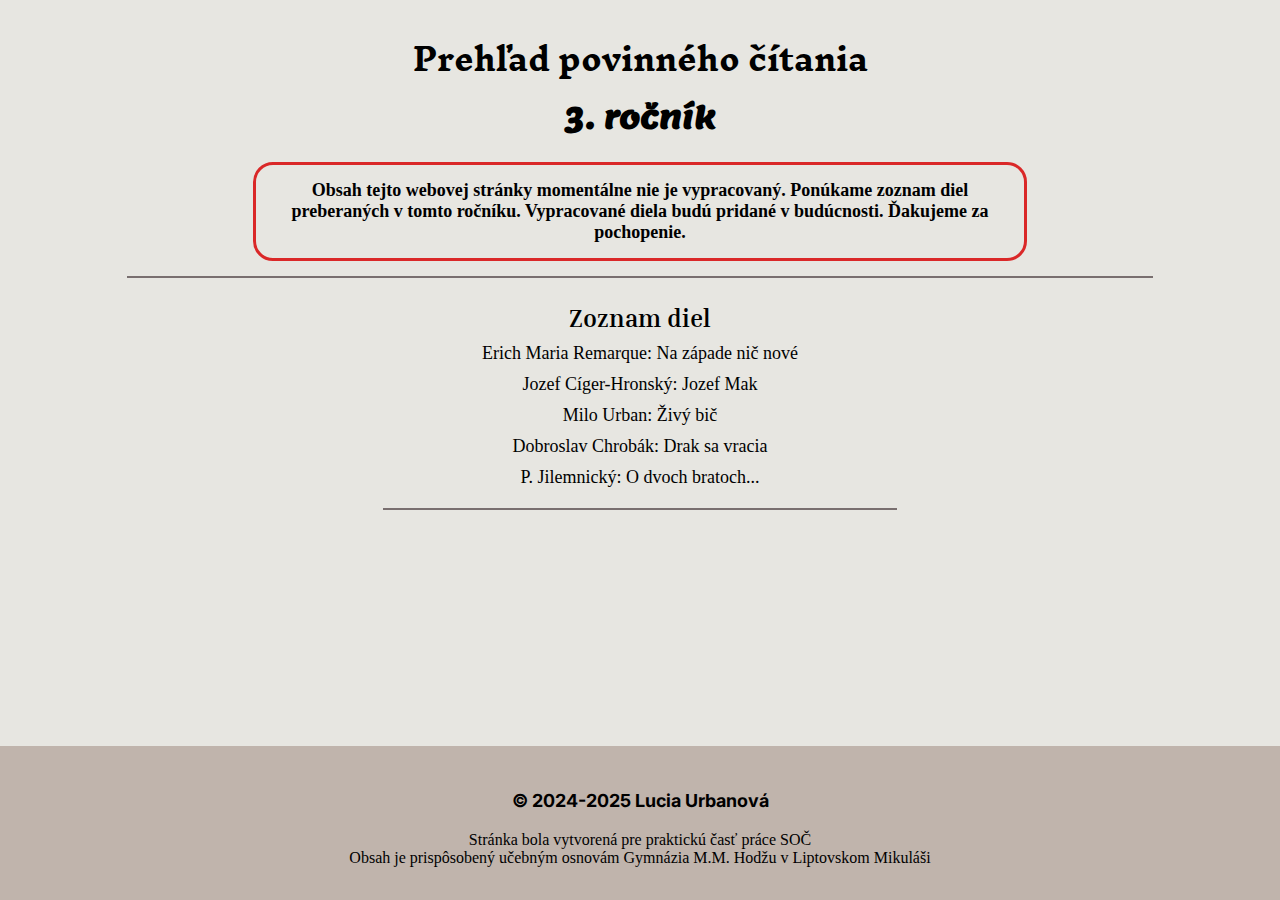
<file: rocniky/3-rocnik/index.html>
<!DOCTYPE html>
<html lang="sk">
<head>
    <meta charset="UTF-8">
    <meta name="viewport" content="width=device-width, initial-scale=1.0">
    <title>3. ročník</title>
    <link rel="stylesheet" href="./styles.css">
    <link rel="icon" href="/obrazky/ikonka-3.png">
</head>
<body>
    <h1>Prehľad povinného čítania</h1>
    <h2>3. ročník</h2>
    <div class="upozornenie">
        <p><strong>Obsah tejto webovej stránky momentálne nie je vypracovaný. Ponúkame zoznam diel preberaných v tomto ročníku. Vypracované diela budú pridané v budúcnosti. Ďakujeme za pochopenie.</strong></p>
    </div>
    <hr class="hr-1">
    <div class="zoznam">
        <h3>Zoznam diel</h3>
        <p>Erich Maria Remarque: Na západe nič nové</p>
        <p>Jozef Cíger-Hronský: Jozef Mak</p>
        <p>Milo Urban: Živý bič </p>
        <p>Dobroslav Chrobák: Drak sa vracia</p>
        <p>P. Jilemnický: O dvoch bratoch... </p>
    </div>
    <hr class="hr-2">
    <div class="diela"> 
    </div>
    <div class="pata">
        <h4>© 2024-2025 Lucia Urbanová</h4>
        <p>Stránka bola vytvorená pre praktickú časť práce SOČ<br>Obsah je prispôsobený učebným osnovám Gymnázia M.M. Hodžu v Liptovskom Mikuláši</p> 
    </div> 
</body>
</html>
</file>
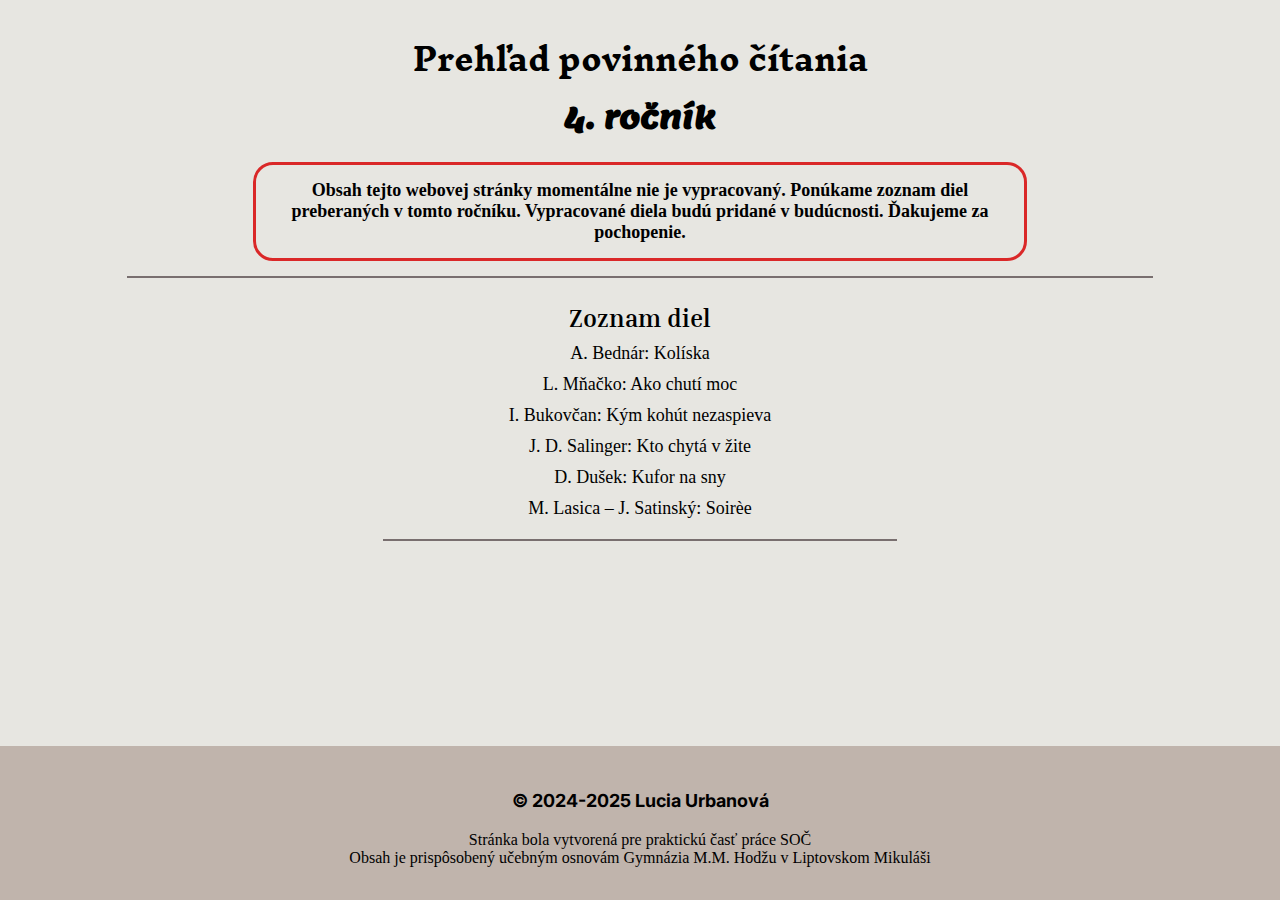
<file: rocniky/4-rocnik/index.html>
<!DOCTYPE html>
<html lang="sk">
<head>
    <meta charset="UTF-8">
    <meta name="viewport" content="width=device-width, initial-scale=1.0">
    <title>4. ročník</title>
    <link rel="stylesheet" href="./styles.css">
    <link rel="icon" href="/obrazky/ikonka-4.png">
</head>
<body>
    <h1>Prehľad povinného čítania</h1>
    <h2>4. ročník</h2>
    <div class="upozornenie">
        <p><strong>Obsah tejto webovej stránky momentálne nie je vypracovaný. Ponúkame zoznam diel preberaných v tomto ročníku. Vypracované diela budú pridané v budúcnosti. Ďakujeme za pochopenie.</strong></p>
    </div>
    <hr class="hr-1">
    <div class="zoznam">
        <h3>Zoznam diel</h3>
        <p>A. Bednár: Kolíska</p>
        <p>L. Mňačko: Ako chutí moc</p>
        <p>I. Bukovčan: Kým kohút nezaspieva</p>
        <p>J. D. Salinger: Kto chytá v žite</p>
        <p>D. Dušek: Kufor na sny</p>
        <p>M. Lasica – J. Satinský: Soirèe</p>
    </div>
    <hr class="hr-2">
    <div class="diela"> 
    </div>
    <div class="pata">
        <h4>© 2024-2025 Lucia Urbanová</h4>
        <p>Stránka bola vytvorená pre praktickú časť práce SOČ<br>Obsah je prispôsobený učebným osnovám Gymnázia M.M. Hodžu v Liptovskom Mikuláši</p> 
    </div> 
</body>
</html>
</file>
<file: styles.css>
@import url('https://fonts.googleapis.com/css2?family=Aref+Ruqaa:wght@400;700&family=Bona+Nova+SC:ital,wght@0,400;0,700;1,400&family=DM+Serif+Text:ital@0;1&family=Montserrat:ital,wght@0,100..900;1,100..900&family=Open+Sans:ital,wght@0,300..800;1,300..800&display=swap');
html {
   background-color: #e7e6e1;
}
body {
    margin: 0;
}
.ram {
    display: flex;
    justify-content: center;
    margin-top: 20px;       
}
.nadpis {
    background-color: #c0b4ac;
    font-size: 36px;
    padding: 50px;
    padding-top: 15px;
    padding-bottom: 15px;
    text-align: center;
    border-radius: 12px;
    font-family: "Aref Ruqaa", serif;
    border: solid rgb(109, 105, 103) 1px;
    margin-top: 20px;
    margin-bottom: 15px;
    display: flex;
}
hr {
    display: flex;
    justify-content: center;
    margin-top: 10px;
    width: 70%;
    border: solid 0.5px rgb(121, 111, 111);
}
.rocniky {
    margin-top: 90px;
    margin-bottom: 90px;
    display: flex;
    justify-content: center;
    align-items: center;
    flex-direction: column;
    gap: 5px;
}
.tlacidlo {
    display: flex;
    font-size: 32px;
    border-radius: 15px;
    background-color: #d8ccbc;
    box-shadow: 0 4px 10px rgba(0, 0, 0, 0.1);
    border: none;
    transition: background-color 0.8s ease;
}
.tlacidlo:hover{
    transform: scale(1.1);
}
.tlacidlo:active{
    background-color: #b8a89a;
}
a {
    text-decoration: none;
    padding: 10px;
    padding-right: 40px;
    padding-left: 40px;
    color: rgb(96, 90, 90);
}
.pata {
    background-color: #c0b4ac;
    width: 100%;
    height: 154px;
    position: absolute;
    bottom: 0;
    align-items: center;
    justify-content: center;
}
.prvy {
    position: absolute; 
    width: 130px;
    height: 130px;
    border-radius: 50%; 
    background-image: url(./obrazky/kruh-prvy.jpg);
    background-size: cover; 
    background-position: center; 
    top: 30%; 
    left: 10%; 
    margin: 10px; 
}
.druhy {
    position: absolute; 
    width: 105px;
    height: 105px;
    border-radius: 50%; 
    background-image: url(./obrazky/kruh-druhy.jpg);
    background-size: cover; 
    background-position: center; 
    top: 38%; 
    left: 16%; 
    margin: 10px; 
}
.treti {
    position: absolute; 
    width: 155px;
    height: 155px;
    border-radius: 50%; 
    background-image: url(./obrazky/kruh-treti.jpg);
    background-size: cover; 
    background-position: center; 
    right: 5%; 
    top: 22%; 
    margin: 10px; 
}
.stvrty {
    position: absolute; 
    width: 140px;
    height: 140px;
    border-radius: 50%; 
    background-image: url(./obrazky/kruh-stvrty.jpg);
    background-size: cover; 
    background-position: center; 
    right: 8%; 
    top: 40%; 
    margin: 10px; 
}
.piaty {
    position: absolute; 
    width: 130px;
    height: 130px;
    border-radius: 50%; 
    background-image: url(./obrazky/kruh-piaty.jpg);
    background-size: cover; 
    background-position: center; 
    right: 13.5%; 
    top: 55%; 
    margin: 10px; 
}
.pata h4 {
    font-size: 18px;
    text-align: center;
    padding-top: 20px;
}
.pata p {
    font-size: 16px;
    text-align: center;
}
@media only screen and (max-width: 860px) {
    .prvy {
        width: 120px;
        height: 120px;
    }
    .druhy {
        width: 95px;
        height: 95px;
    }
    .treti {
        width: 145px;
        height: 145px;
    }
    .stvrty {
        width: 130px;
        height: 130px;
    }
    .piaty {
        width: 120px;
        height: 120px;
    }
    .tlacidlo {
        font-size: 22px;
    }
    .nadpis {
        font-size: 26px;
    }
    .pata {
        height: 145px;
    }
    .pata h4 {
        font-size: 16px;
    }
    .pata p {
        font-size: 14px;
    }
  }
  @media only screen and (max-width: 740px) {
    .prvy {
        width: 115px;
        height: 115px;
    }
    .druhy {
        width: 90px;
        height: 90px;
    }
    .treti {
        width: 140px;
        height: 140px;
    }
    .stvrty {
        width: 125px;
        height: 125px;
    }
    .piaty {
        width: 115px;
        height: 115px;
    }
    .tlacidlo {
        font-size: 20px;
    }
    .nadpis {
        font-size: 24px;
    }
    .pata {
        height: 140px;
    }
    .pata h4 {
        font-size: 14px;
    }
    .pata p {
        font-size: 12px;
    }
  }
  @media only screen and (max-width: 640px) {
    .prvy {
        width: 105px;
        height: 105px;
    }
    .druhy {
        width: 80px;
        height: 80px;
    }
    .treti {
        width: 130px;
        height: 130px;
    }
    .stvrty {
        width: 115px;
        height: 115px;
    }
    .piaty {
        width: 105px;
        height: 105px;
    }
    .tlacidlo {
        font-size: 10px;
    }
    .nadpis {
        font-size: 14px;
    }
    .pata {
        height: 130px;
    }
    .pata h4 {
        font-size: 12px;
    }
    .pata p {
        font-size: 10px;
    }
  }
  @media only screen and (max-width: 500px) {
    .prvy {
        width: 90px;
        height: 90px;
    }
    .druhy {
        width: 65px;
        height: 65px;
    }
    .treti {
        width: 115px;
        height: 115px;
    }
    .stvrty {
        width: 100px;
        height: 100px;
    }
    .piaty {
        width: 90px;
        height: 90px;
    }
    .tlacidlo {
        font-size: 10px;
    }
    .nadpis {
        font-size: 14px;
    }
    .pata {
        height: 130px;
    }
    .pata h4 {
        font-size: 12px;
    }
    .pata p {
        font-size: 10px;
    }
  }
  @media only screen and (max-width: 450px) {
    .prvy {
        width: 70px;
        height: 70px;
    }
    .druhy {
        width: 45px;
        height: 45px;
    }
    .treti {
        width: 95px;
        height: 95px;
    }
    .stvrty {
        width: 80px;
        height: 80px;
    }
    .piaty {
        width: 70px;
        height: 70px;
    }
    .tlacidlo {
        font-size: 8px;
    }
    .nadpis {
        font-size: 12px;
    }
    .pata {
        height: 120px;
    }
    .pata h4 {
        font-size: 10px;
    }
    .pata p {
        font-size: 8px;
    }
    .rocniky a {
        padding: 5px;
        padding-right: 30px;
        padding-left: 30px;
    }
  }
</file>
<file: rocniky/1-rocnik/styles.css>
@import url('https://fonts.googleapis.com/css2?family=Aref+Ruqaa:wght@400;700&family=Bona+Nova+SC:ital,wght@0,400;0,700;1,400&family=DM+Serif+Text:ital@0;1&family=Inknut+Antiqua:wght@300;400;500;600;700;800;900&family=Inria+Serif:ital,wght@0,300;0,400;0,700;1,300;1,400;1,700&family=Inter:ital,opsz,wght@0,14..32,100..900;1,14..32,100..900&family=Lemon&family=Montserrat:ital,wght@0,100..900;1,100..900&family=Open+Sans:ital,wght@0,300..800;1,300..800&display=swap');
html {
    background-color: #e7e6e1;
    height: 100%;
}
 body {
     margin: 0;
     height: 100%;
}
h1 {
    display: flex;
    justify-content: center;
    font-size: 30px;
    margin-bottom: 0px;
    font-family: "Inknut Antiqua", serif;
}
h2 {
    display: flex;
    justify-content: center;
    font-size: 30px;
    margin-top: 0px;  
    font-family: "Lemon", serif;
}
hr {
    display: flex;
    justify-content: center;
    margin-top: 10px;
    width: 80%;
    border: solid 0.5px rgb(121, 111, 111);
}
.hr-2 {
    width: 40%;
    margin-top: 20px;
}
h3 {
    display: flex;
    justify-content: center;
    font-size: 25px;
    margin-bottom: 10px;
    font-family: "Inria Serif", serif;
}
.zoznam p {
    display: flex;
    justify-content: center; 
    margin-top: 0px;
    margin-bottom: 10px;
    font-size: 18px;
}
h4 {
    font-size: 30px;
    margin-bottom: 20px;
    font-family: "Inter", serif;
}
.diela {
    margin-left: 3%;
}
.diela p {
    font-size: 17px;
    margin-bottom: 1px;
    margin-top: 0px;
    max-width: 55%;
}
strong {
    font-size: 20px;
}
.pata {
    background-color: #c0b4ac;
    width: 100%;
    height: 154px;
    margin-top: 50px;

}
.antigona .citat-obrazok {
    top: 10%; 
    right: 20px; 
    text-align: center;
    position: absolute;
    height: auto;
}
.antigona img {
    width: 320px;
    height: 397px;
}
.antigona {
    display: flex;
    flex-direction: column;
    position: relative;
}
.pata h4 {
    font-size: 18px;
    text-align: center;
    padding-top: 40px;
}
.pata p {
    font-size: 16px;
    text-align: center;
}
.hamlet .citat-obrazok {
    top: 150%; 
    right: 20px; 
    text-align: center;
    position: absolute;
    height: auto;
}
.skola .citat-obrazok {
    top: 225%; 
    right: 20px; 
    text-align: center;
    position: absolute;
    height: auto;
}
.lakomec .citat-obrazok {
    top: 290%; 
    right: 20px; 
    text-align: center;
    position: absolute;
    height: auto;
}
.citat-obrazok {
    width: 320px;
    max-width: 400px;
}
.lakomec img {
    width: 200px;
    height: 300px;
}
blockquote {
    font-style: italic;
}
@media only screen and (max-width: 1050px) {
    h1 {
        font-size: 35px;
    }
    h2 {
        font-size: 25px;
    }
    h3 {
        font-size: 20px;
    }
    .zoznam p {
        font-size: 16px;
    }
    h4 {
        font-size: 25px;
    }
    strong {
        font-size: 15px;
    }
    .diela p {
        font-size: 12px;
    }
    .antigona img {
        width: 190px;
        height: 230px;
    }
    .hamlet .citat-obrazok {
        top: 100%;
    }
    .hamlet img {
        width: 190px;
        height: 230px;
    }
    .skola img {
        width: 190px;
        height: 230px;
    }
    .skola .citat-obrazok {
        top: 180%;
    }
    .lakomec img {
        width: 185px;
        height: 240px;
    }
    .lakomec .citat-obrazok {
        top: 230%;
    }
    .pata p {
        font-size: 11px;
    }
    .pata {
        height: 145px;
    }
    .pata h4 {
        font-size: 13px;
    }
}
@media only screen and (max-width: 880px) {
    .diela p {
        max-width: 45%;
    }
    .diela h4 {
        max-width: 55%;
    }
  }
  @media only screen and (max-width: 710px) {
    h1 {
        font-size: 25px;
    }
    h2 {
        font-size: 15px;
    }
    h3 {
        font-size: 10px;
    }
    .zoznam p {
        font-size: 12px;
    }
    h4 {
        font-size: 15px;
    }
    strong {
        font-size: 10px;
    }
    .diela p {
        font-size: 8px;
        max-width: 40%;
    }
    .diela h4 {
        max-width: 50%;
    }
    .antigona img {
        width: 120px;
        height: 200px;
    }
    blockquote {
        font-size: 10px;
    }
    .hamlet .citat-obrazok {
        top: 85%;
    }
    .hamlet img {
        width: 120px;
        height: 200px;
    }
    .skola img {
        width: 120px;
        height: 200px;
    }
    .skola .citat-obrazok {
        top: 130%;
    }
    .lakomec img {
        width: 120px;
        height: 195px;
    }
    .lakomec .citat-obrazok {
        top: 170%;
    }
    .pata p {
        font-size: 11px;
    }
    .pata {
        height: 145px;
    }
    .pata h4 {
        font-size: 13px;
    }
}
@media only screen and (max-width: 650px) {
    .citat-obrazok {
        width: 200px;
        max-width: 400px;
    }
  }
  @media only screen and (max-width: 430px) {
    .diela h4{
        width: 30%;
    }
    blockquote {
        font-size: 7px;
    }
  }
  @media only screen and (max-width: 350px) {
    h1 {
        font-size: 20px;
    }
    h2 {
        font-size: 10px;
    }
    h3 {
        font-size: 8px;
    }
    .zoznam p {
        font-size: 8px;
    }
    h4 {
        font-size: 10px;
    }
    strong {
        font-size: 8px;
    }
    .diela p {
        font-size: 6px;
        max-width: 40%;
    }
    .diela h4 {
        max-width: 50%;
    }
    .antigona img {
        width: 70px;
        height: 100px;
    }
    blockquote {
        font-size: 6px;
    }
    .hamlet .citat-obrazok {
        top: 85%;
    }
    .hamlet img {
        width: 70px;
        height: 100px;
    }
    .skola img {
        width: 70px;
        height: 100px;
    }
    .skola .citat-obrazok {
        top: 130%;
    }
    .lakomec img {
        width: 70px;
        height: 110px;
    }
    .lakomec .citat-obrazok {
        top: 170%;
    }
    .pata p {
        font-size: 8px;
    }
    .pata {
        height: 130px;
    }
    .pata h4 {
        font-size: 10px;
    }
    .citat-obrazok {
        width: 150px;
        max-width: 400px;
    }
}
</file>
<file: rocniky/2-rocnik/styles.css>
@import url('https://fonts.googleapis.com/css2?family=Aref+Ruqaa:wght@400;700&family=Bona+Nova+SC:ital,wght@0,400;0,700;1,400&family=DM+Serif+Text:ital@0;1&family=Inknut+Antiqua:wght@300;400;500;600;700;800;900&family=Inria+Serif:ital,wght@0,300;0,400;0,700;1,300;1,400;1,700&family=Inter:ital,opsz,wght@0,14..32,100..900;1,14..32,100..900&family=Lemon&family=Montserrat:ital,wght@0,100..900;1,100..900&family=Open+Sans:ital,wght@0,300..800;1,300..800&display=swap');
html {
    background-color: #e7e6e1;
    height: 100%;
}
 body {
     margin: 0;
     height: 100%;
}
h1 {
    display: flex;
    justify-content: center;
    font-size: 30px;
    margin-bottom: 0px;
    font-family: "Inknut Antiqua", serif;
}
h2 {
    display: flex;
    justify-content: center;
    font-size: 30px;
    margin-top: 0px;  
    font-family: "Lemon", serif;
}
hr {
    display: flex;
    justify-content: center;
    margin-top: 10px;
    width: 80%;
    border: solid 0.5px rgb(121, 111, 111);
}
.hr-2 {
    width: 40%;
    margin-top: 20px;
}
h3 {
    display: flex;
    justify-content: center;
    font-size: 25px;
    margin-bottom: 10px;
    font-family: "Inria Serif", serif;
}
.zoznam p {
    display: flex;
    justify-content: center; 
    margin-top: 0px;
    margin-bottom: 10px;
    font-size: 18px;
}
h4 {
    font-size: 30px;
    margin-bottom: 20px;
    font-family: "Inter", serif;
}
.diela {
    margin-left: 3%;
}
.diela p {
    font-size: 17px;
    margin-bottom: 1px;
    margin-top: 0px;
    max-width: 55%;
}
strong {
    font-size: 20px;
}
.pata {
    background-color: #c0b4ac;
    width: 100%;
    height: 154px;
    margin-top: 50px;
}
.predzpev .citat-obrazok {
    top: 0%; 
    right: 20px; 
    text-align: center;
    position: absolute;
    height: auto;
}
.predzpev img {
    width: 200px;
    height: 290px;
}
.predzpev {
    display: flex;
    flex-direction: column;
    position: relative;
}
.pata h4 {
    font-size: 18px;
    text-align: center;
    padding-top: 40px;
}
.pata p {
    font-size: 16px;
    text-align: center;
}
.marina .citat-obrazok {
    top: 135%; 
    right: 20px; 
    text-align: center;
    position: absolute;
    height: auto;
}
.marina img {
    width: 240px;
    height: 290px;
}
.janosik .citat-obrazok {
    top: 190%; 
    right: 20px; 
    text-align: center;
    position: absolute;
    height: auto;
}
.janosik img {
    width: 200px;
    height: 250px;
}
.janko .citat-obrazok {
    top: 235%; 
    right: 20px; 
    text-align: center;
    position: absolute;
    height: auto;
}
.citat-obrazok {
    width: 310px;
    max-width: 350px;
}
.janko img {
    width: 200px;
    height: 300px;
}
blockquote {
    font-style: italic;
}
.morho .citat-obrazok {
    top: 290%; 
    right: 20px; 
    text-align: center;
    position: absolute;
    height: auto;
}
.morho img {
    height: 250px;
    width: 260px;
}
.dcera .citat-obrazok {
    top: 345%; 
    right: 20px; 
    text-align: center;
    position: absolute;
    height: auto;
}
.dcera img {
    height: 250px;
    width: 200px;
}
@media only screen and (max-width: 1050px) {
    h1 {
        font-size: 35px;
    }
    h2 {
        font-size: 25px;
    }
    h3 {
        font-size: 20px;
    }
    .zoznam p {
        font-size: 16px;
    }
    h4 {
        font-size: 25px;
    }
    strong {
        font-size: 15px;
    }
    .diela p {
        font-size: 12px;
    }
    .predzpev img {
        width: 170px;
        height: 210px;
    }
    .marina .citat-obrazok {
        top: 125%;
    }
    .marina img {
        width: 170px;
        height: 210px;
    }
    .janosik img {
        width: 170px;
        height: 210px;
    }
    .janosik .citat-obrazok {
        top: 170%;
    }
    .janko img {
        width: 145px;
        height: 200px;
    }
    .janko .citat-obrazok {
        top: 210%;
    }
    .pata p {
        font-size: 11px;
    }
    .pata {
        height: 145px;
    }
    .pata h4 {
        font-size: 13px;
    }.morho img {
        width: 175px;
        height: 220px;
    }
    .morho .citat-obrazok {
        top: 250%;
    }
    .dcera img {
        width: 145px;
        height: 200px;
    }
    .dcera .citat-obrazok {
        top: 290%;
    }
}
@media only screen and (max-width: 880px) {
    .diela p {
        max-width: 45%;
    }
    .diela h4 {
        max-width: 55%;
    }
  }
  @media only screen and (max-width: 710px) {
    h1 {
        font-size: 25px;
    }
    h2 {
        font-size: 15px;
    }
    h3 {
        font-size: 10px;
    }
    .zoznam p {
        font-size: 12px;
    }
    h4 {
        font-size: 15px;
    }
    strong {
        font-size: 10px;
    }
    .diela p {
        font-size: 8px;
        max-width: 40%;
    }
    .diela h4 {
        max-width: 50%;
    }
    .predzpev img {
        width: 100px;
        height: 180px;
    }
    blockquote {
        font-size: 10px;
    }
    .marina .citat-obrazok {
        top: 90%;
    }
    .marina img {
        width: 110px;
        height: 170px;
    }
    .janosik img {
        width: 120px;
        height: 200px;
    }
    .janosik .citat-obrazok {
        top: 125%;
    }
    .janko img {
        width: 100px;
        height: 175px;
    }
    .janko .citat-obrazok {
        top: 160%;
    }
    .pata p {
        font-size: 11px;
    }
    .pata {
        height: 145px;
    }
    .pata h4 {
        font-size: 13px;
    }
    .morho img {
        width: 125px;
        height: 180px;
    }
    .morho .citat-obrazok {
        top: 195%;
    }
    .dcera img {
        width: 105px;
        height: 170px;
    }
    .dcera .citat-obrazok {
        top: 225%;
    }
}
@media only screen and (max-width: 650px) {
    .citat-obrazok {
        width: 230px;
        max-width: 400px;
    }
  }
  @media only screen and (max-width: 430px) {
    .diela h4{
        width: 30%;
    }
    blockquote {
        font-size: 7px;
    }
  }
  @media only screen and (max-width: 394px) {
    .marina .citat-obrazok {
        top: 95%;
    }
  }  
  @media only screen and (max-width: 350px) {
    h1 {
        font-size: 20px;
    }
    h2 {
        font-size: 10px;
    }
    h3 {
        font-size: 8px;
    }
    .zoznam p {
        font-size: 8px;
    }
    h4 {
        font-size: 10px;
    }
    strong {
        font-size: 8px;
    }
    .diela p {
        font-size: 6px;
        max-width: 40%;
    }
    .diela h4 {
        max-width: 50%;
    }
    .predzpev img {
        width: 70px;
        height: 100px;
    }
    blockquote {
        font-size: 6px;
    }
    .marina .citat-obrazok {
        top: 85%;
    }
    .marina img {
        width: 70px;
        height: 100px;
    }
    .janosik img {
        width: 70px;
        height: 100px;
    }
    .janosik .citat-obrazok {
        top: 120%;
    }
    .janko img {
        width: 70px;
        height: 110px;
    }
    .janko .citat-obrazok {
        top: 160%;
    }
    .pata p {
        font-size: 8px;
    }
    .pata {
        height: 130px;
    }
    .pata h4 {
        font-size: 10px;
    }
    .citat-obrazok {
        width: 150px;
        max-width: 400px;
    }
    .morho img {
        width: 105px;
        height: 160px;
    }
    .morho .citat-obrazok {
        top: 190%;
    }
    .dcera img {
        width: 90px;
        height: 160px;
    }
    .dcera .citat-obrazok {
        top: 220%;
    }
}
</file>
<file: rocniky/3-rocnik/styles.css>
@import url('https://fonts.googleapis.com/css2?family=Aref+Ruqaa:wght@400;700&family=Bona+Nova+SC:ital,wght@0,400;0,700;1,400&family=DM+Serif+Text:ital@0;1&family=Inknut+Antiqua:wght@300;400;500;600;700;800;900&family=Inria+Serif:ital,wght@0,300;0,400;0,700;1,300;1,400;1,700&family=Inter:ital,opsz,wght@0,14..32,100..900;1,14..32,100..900&family=Lemon&family=Montserrat:ital,wght@0,100..900;1,100..900&family=Open+Sans:ital,wght@0,300..800;1,300..800&display=swap');
html {
    background-color: #e7e6e1;
 }
 body {
     margin: 0;
 }
h1 {
    display: flex;
    justify-content: center;
    text-align: center;
    font-size: 30px;
    margin-bottom: 0px;
    font-family: "Inknut Antiqua", serif;
}
h2 {
    display: flex;
    justify-content: center;
    font-size: 30px;
    margin-top: 0px;  
    font-family: "Lemon", serif;
}
hr {
    display: flex;
    justify-content: center;
    margin-top: 10px;
    width: 80%;
    border: solid 0.5px rgb(121, 111, 111);
}
.hr-2 {
    width: 40%;
    margin-top: 20px;
    margin-bottom: 50px;
}
h3 {
    display: flex;
    justify-content: center;
    font-size: 25px;
    margin-bottom: 10px;
    font-family: "Inria Serif", serif;
}
h4 {
    font-size: 30px;
    margin-bottom: 20px;
    font-family: "Inter", serif;
}
.zoznam p {
    display: flex;
    justify-content: center; 
    margin-top: 0px;
    margin-bottom: 10px;
    font-size: 18px;
}
.upozornenie {
    text-align: center;
    width: 60%;
    margin-left:auto;
    margin-right: auto;
    border: solid 3px #da2828;
    border-radius: 20px;
    margin-bottom: 15px;
}
.upozornenie p {
    margin: 15px;
    font-size: 18px;
}
.pata {
    background-color: #c0b4ac;
    width: 100%;
    height: 154px;
    position: absolute;
    bottom: 0;
    align-items: center;
    justify-content: center;
}
.pata h4 {
    font-size: 18px;
    text-align: center;
    padding-top: 20px;
}
.pata p {
    font-size: 16px;
    text-align: center;
}
@media only screen and (max-width: 550px) {
    h1, h2 {
        font-size: 25px;
    }
    .upozornenie p {
        font-size: 10px;
    }
    h3 {
        font-size: 15px;
    }
    .zoznam p {
        font-size: 10px;
    }
    .pata {
        height: 100px;
    }
    .pata h4 {
        font-size: 10px;
    }
    .pata p {
        font-size: 8px;
    }
  }
</file>
<file: rocniky/4-rocnik/styles.css>
@import url('https://fonts.googleapis.com/css2?family=Aref+Ruqaa:wght@400;700&family=Bona+Nova+SC:ital,wght@0,400;0,700;1,400&family=DM+Serif+Text:ital@0;1&family=Inknut+Antiqua:wght@300;400;500;600;700;800;900&family=Inria+Serif:ital,wght@0,300;0,400;0,700;1,300;1,400;1,700&family=Inter:ital,opsz,wght@0,14..32,100..900;1,14..32,100..900&family=Lemon&family=Montserrat:ital,wght@0,100..900;1,100..900&family=Open+Sans:ital,wght@0,300..800;1,300..800&display=swap');
html {
    background-color: #e7e6e1;
 }
 body {
     margin: 0;
 }
h1 {
    display: flex;
    justify-content: center;
    text-align: center;
    font-size: 30px;
    margin-bottom: 0px;
    font-family: "Inknut Antiqua", serif;
}
h2 {
    display: flex;
    justify-content: center;
    font-size: 30px;
    margin-top: 0px;  
    font-family: "Lemon", serif;
}
hr {
    display: flex;
    justify-content: center;
    margin-top: 5px;
    width: 80%;
    border: solid 0.5px rgb(121, 111, 111);
}
.hr-2 {
    width: 40%;
    margin-top: 20px;
    margin-bottom: 50px;
}
h3 {
    display: flex;
    justify-content: center;
    font-size: 25px;
    margin-bottom: 10px;
    font-family: "Inria Serif", serif;
}
h4 {
    font-size: 30px;
    margin-bottom: 20px;
    font-family: "Inter", serif;
}
.zoznam p {
    display: flex;
    justify-content: center; 
    margin-top: 0px;
    margin-bottom: 10px;
    font-size: 18px;
}
.upozornenie {
    text-align: center;
    width: 60%;
    margin-left:auto;
    margin-right: auto;
    border: solid 3px #da2828;
    border-radius: 20px;
    margin-bottom: 15px;
}
.upozornenie p {
    margin: 15px;
    font-size: 18px;
}
.pata {
    background-color: #c0b4ac;
    width: 100%;
    height: 154px;
    position: absolute;
    bottom: 0;
    align-items: center;
    justify-content: center;
}
.pata h4 {
    font-size: 18px;
    text-align: center;
    padding-top: 20px;
}
.pata p {
    font-size: 16px;
    text-align: center;
}
@media only screen and (max-width: 550px) {
    h1, h2 {
        font-size: 25px;
    }
    .upozornenie p {
        font-size: 10px;
    }
    h3 {
        font-size: 15px;
    }
    .zoznam p {
        font-size: 10px;
    }
    .pata {
        height: 100px;
    }
    .pata h4 {
        font-size: 10px;
    }
    .pata p {
        font-size: 8px;
    }
  }
</file>
